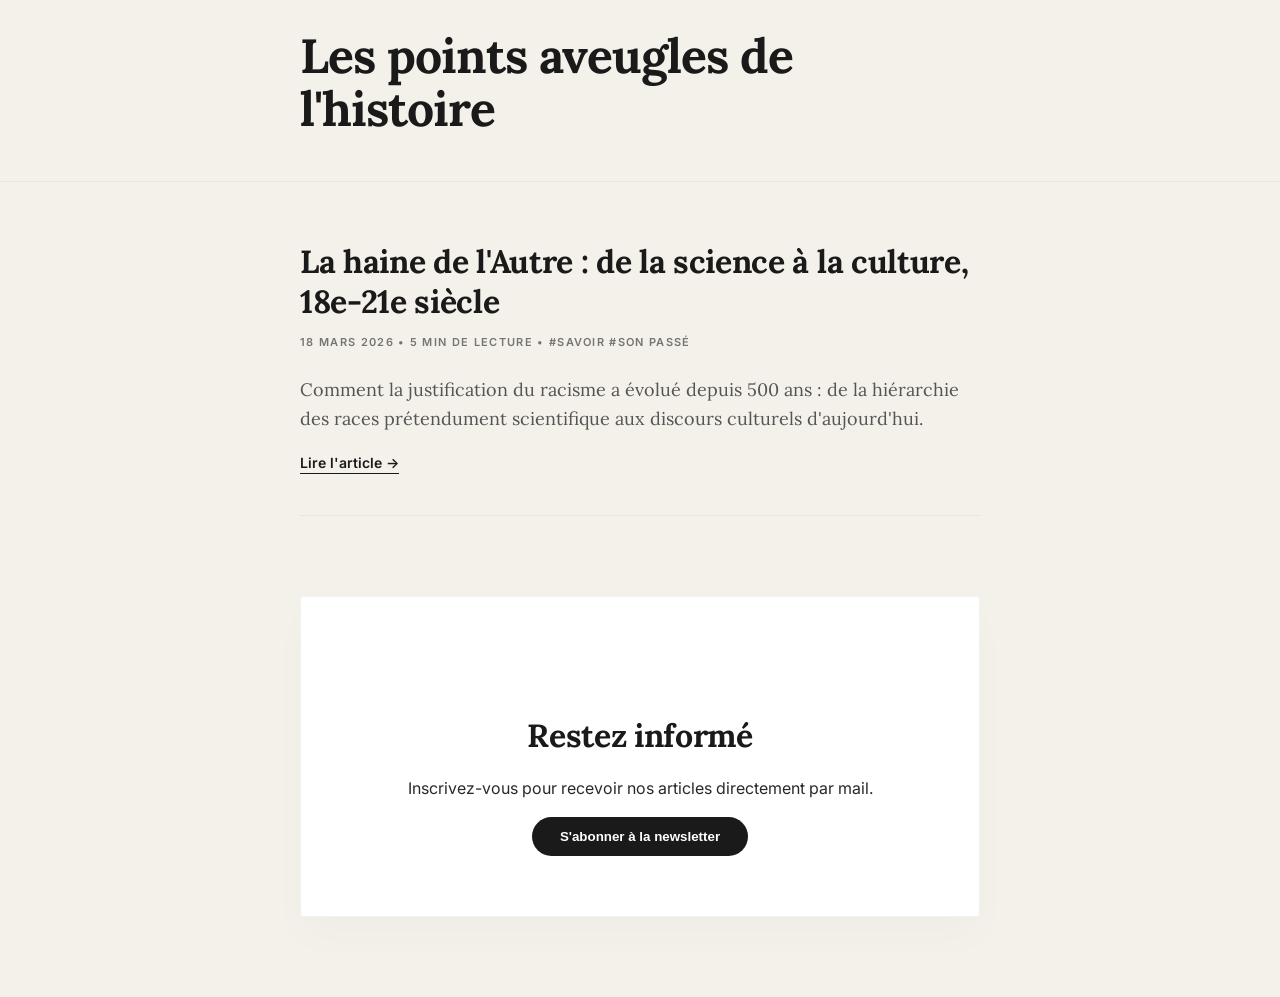
<file: index.html>
<!DOCTYPE html>
<html lang="fr">
<head>
    <meta charset="UTF-8">
    <meta name="viewport" content="width=device-width, initial-scale=1.0">
    <title>Les points aveugles de l'histoire</title>
    <link href="https://fonts.googleapis.com/css2?family=Lora:wght@400;700&family=Inter:wght@400;600&display=swap" rel="stylesheet">
    <link rel="stylesheet" href="style.css">
</head>
<body>
<header>
    <div class="container">
        <h1><a href="index.html" style="text-decoration: none; color: inherit;">Les points aveugles de l'histoire</a></h1>
    </div>
</header>
<main class="container">

    <article class="post-preview">
        <a href="article-1.html" class="post-link">
            <h2 class="post-title">La haine de l'Autre : de la science à la culture, 18e-21e siècle</h2>
        </a>
        <div class="meta">18 Mars 2026 • 5 min de lecture • #Savoir #Son passé</div>
        <p class="excerpt">Comment la justification du racisme a évolué depuis 500 ans : de la hiérarchie des races prétendument scientifique aux discours culturels d'aujourd'hui.</p>
        <a href="article-1.html" class="read-more">Lire l'article →</a>
    </article>

    <section class="newsletter">
        <h2>Restez informé</h2>
        <p>Inscrivez-vous pour recevoir nos articles directement par mail.</p>
        <a href="https://worldwebsite.substack.com/" target="_blank">
            <button>S'abonner à la newsletter</button>
        </a>
    </section>

</main>
</body>
</html>
</file>
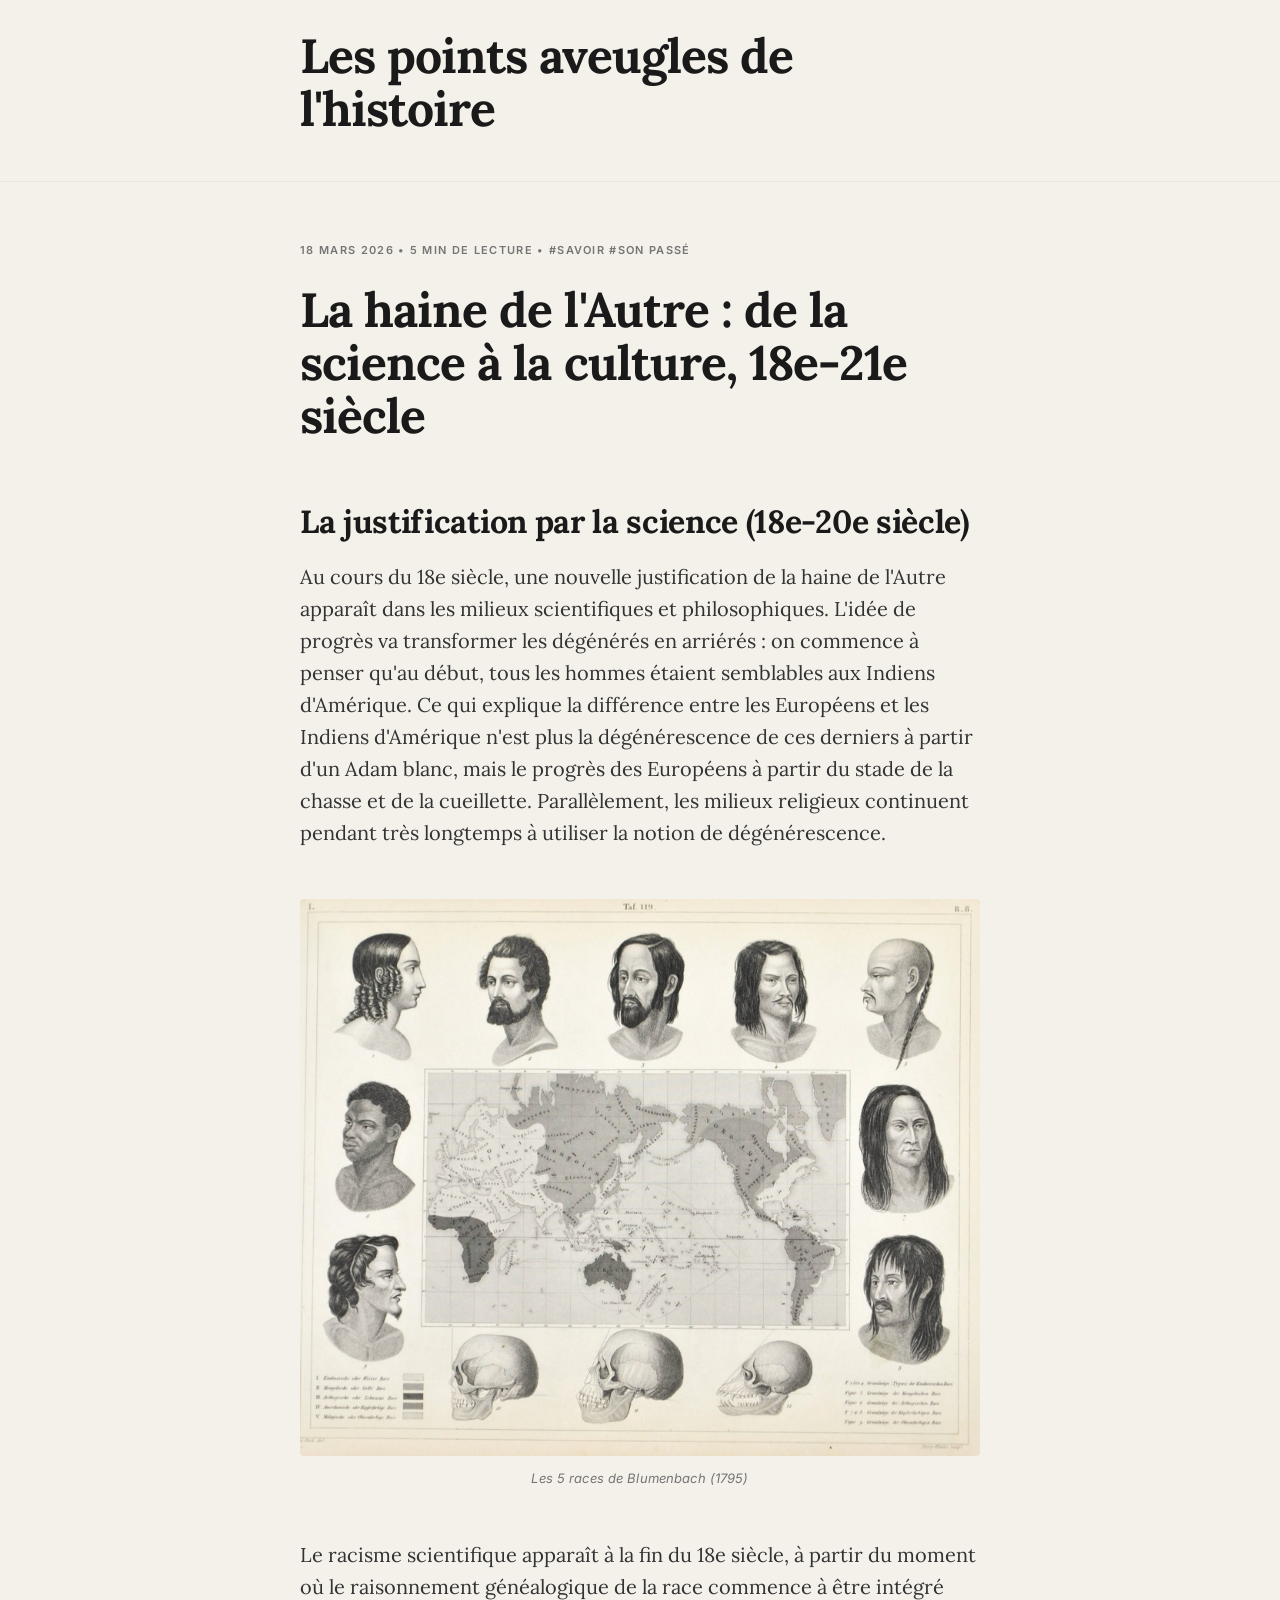
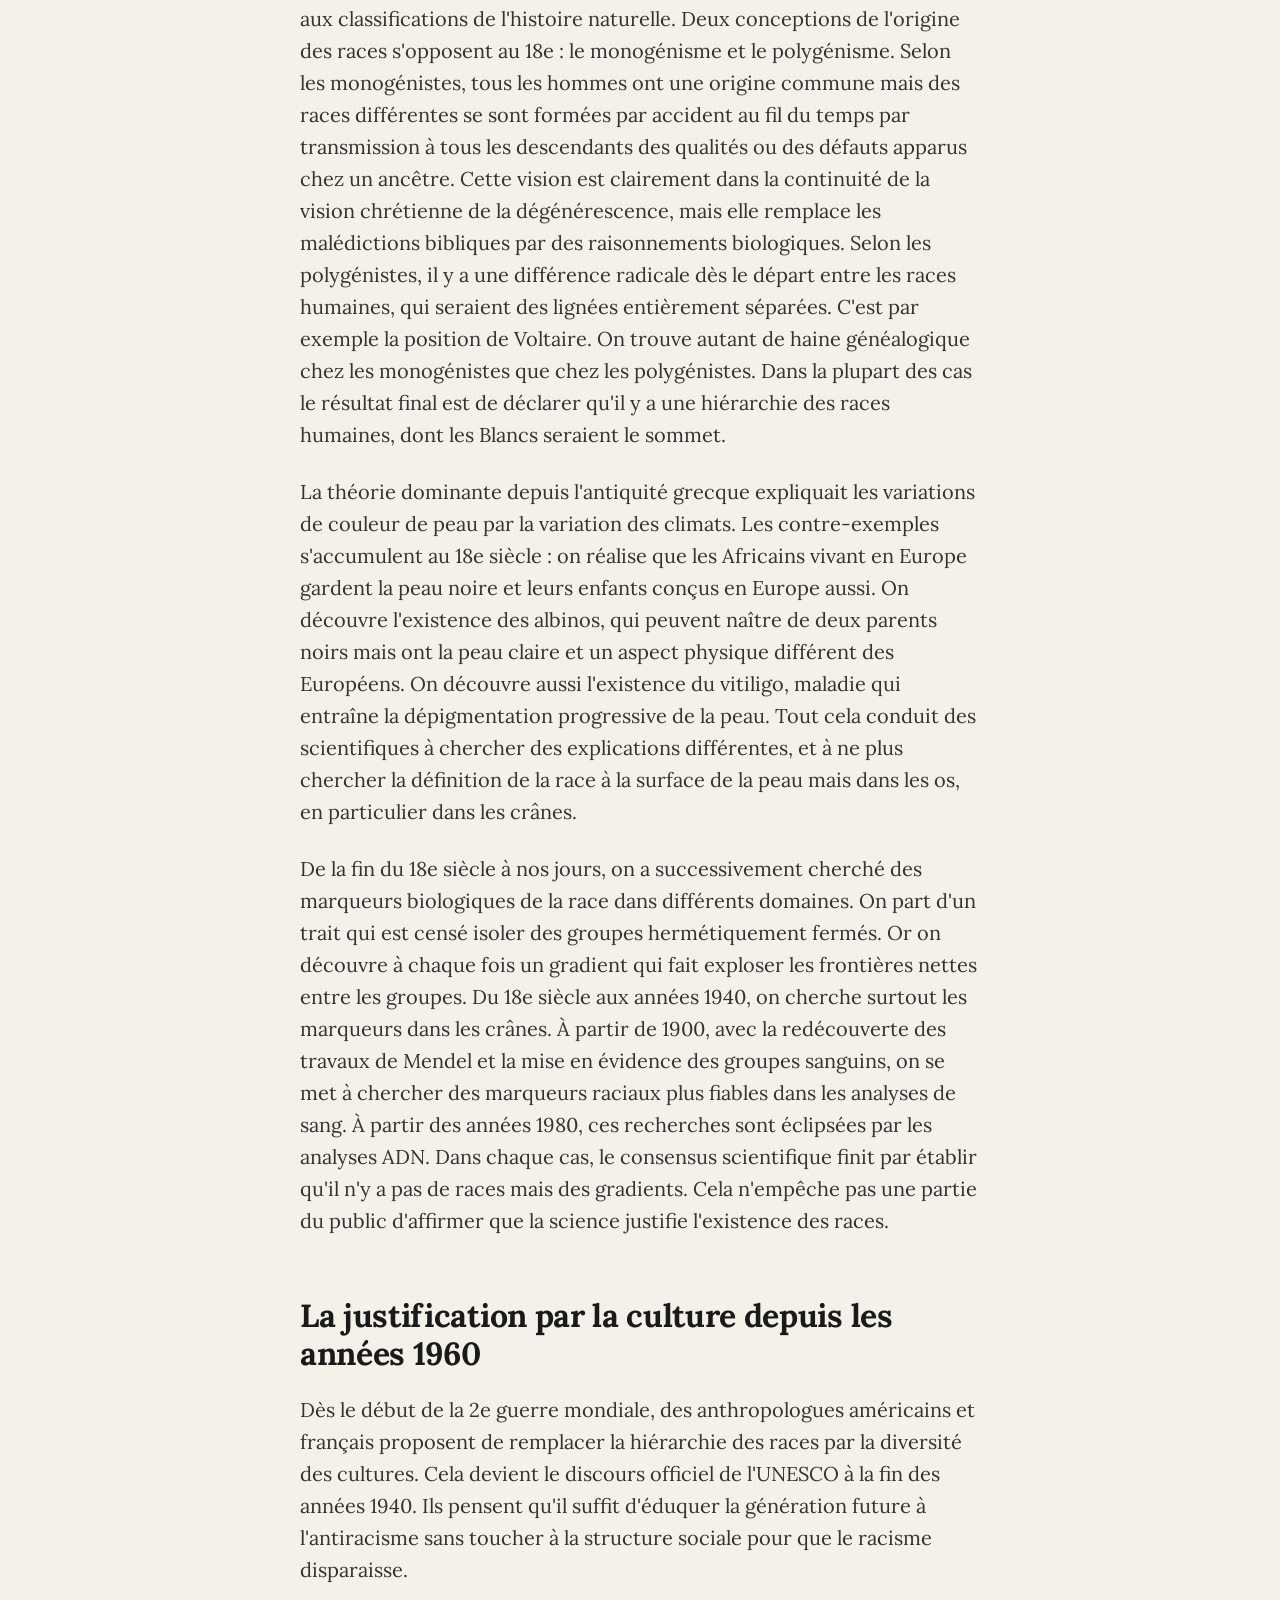
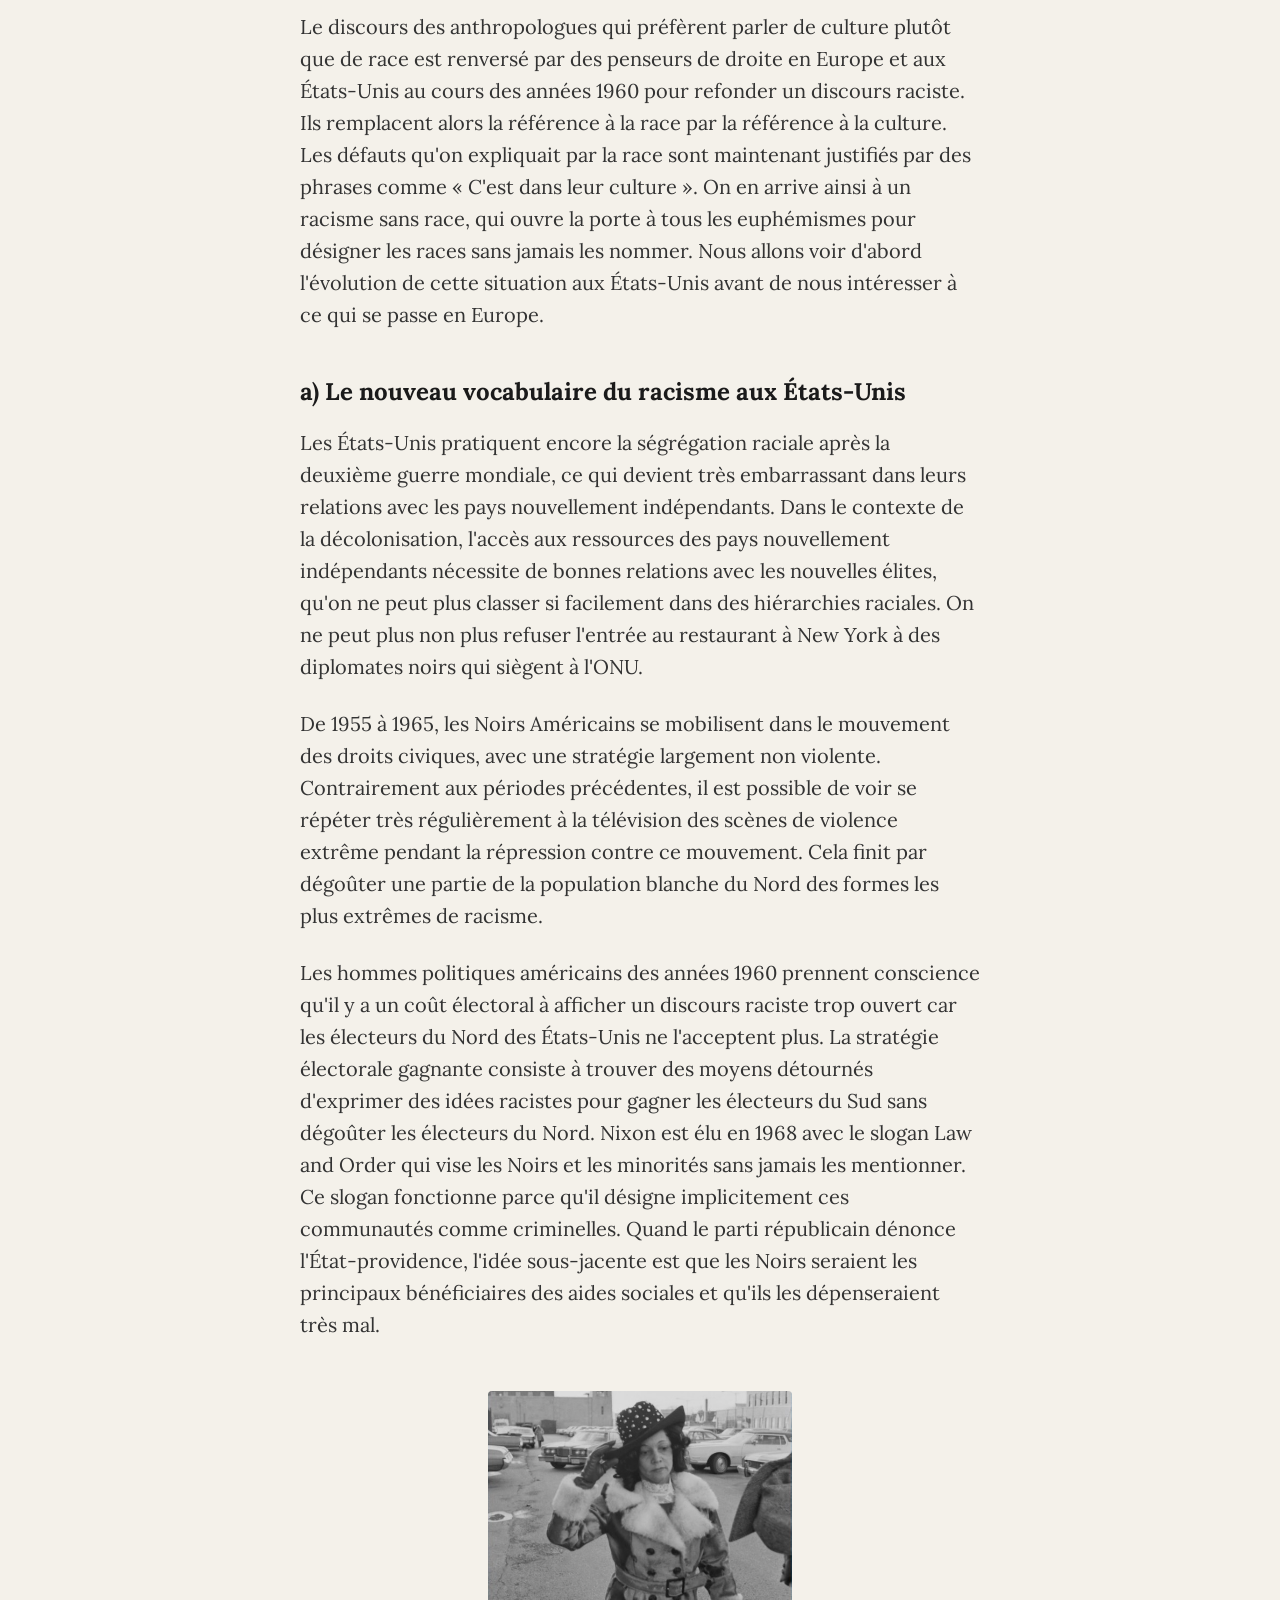
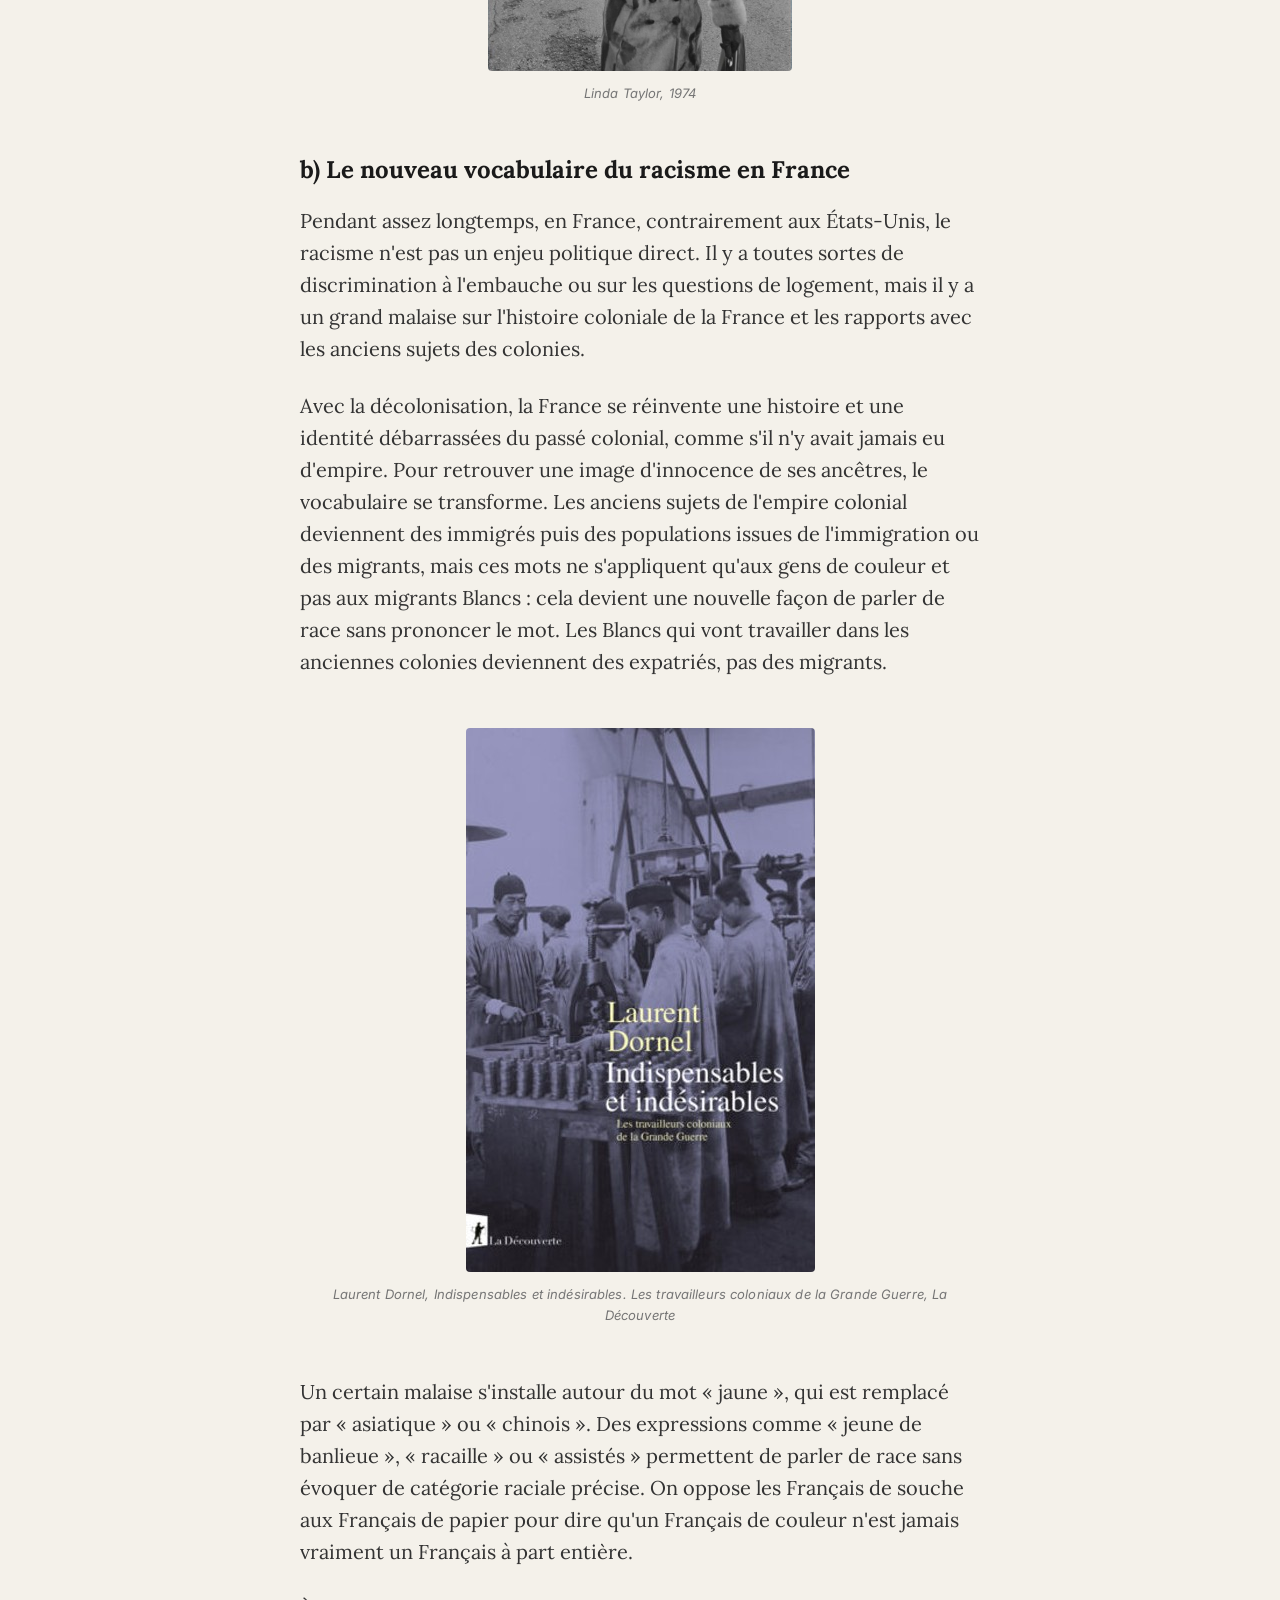
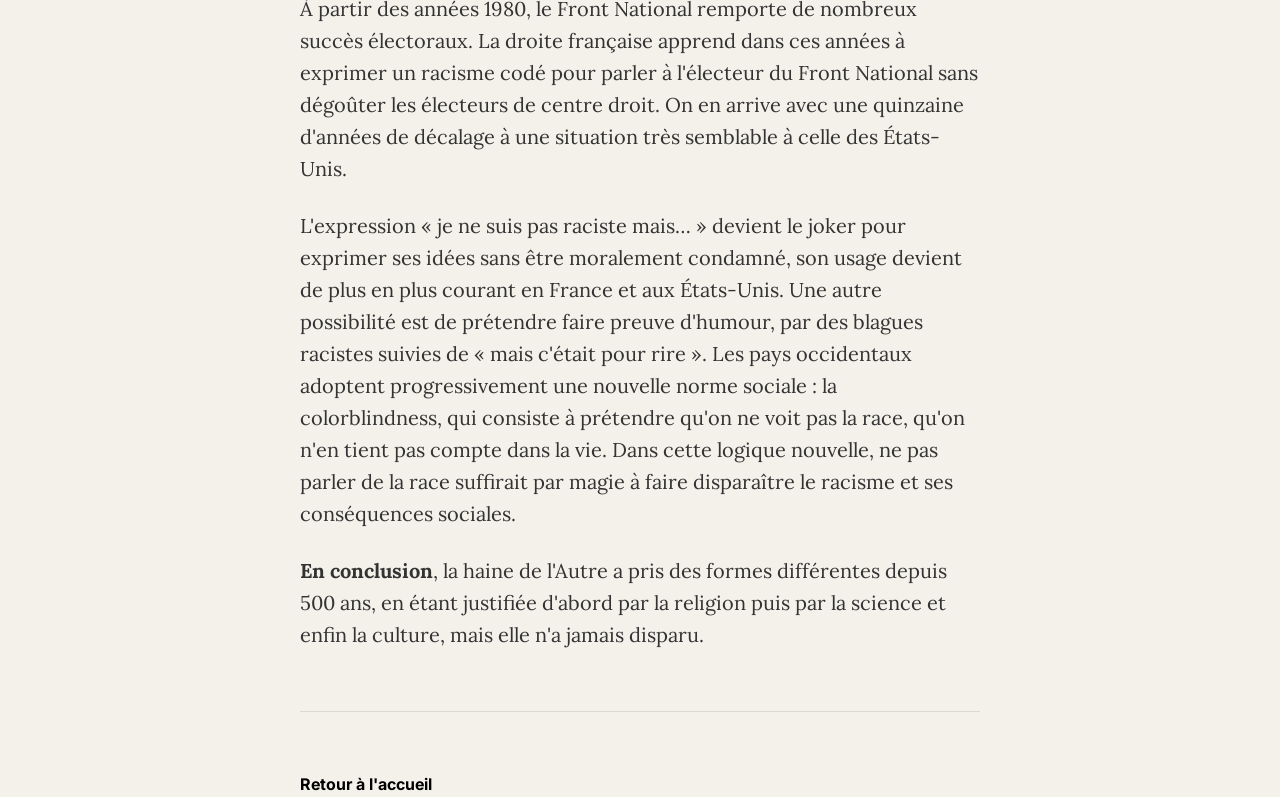
<file: article-1.html>
<!DOCTYPE html>
<html lang="fr">
<head>
    <meta charset="UTF-8">
    <meta name="viewport" content="width=device-width, initial-scale=1.0">
    <title>La haine de l'Autre : de la science à la culture | World Website</title>
    <link href="https://fonts.googleapis.com/css2?family=Lora:wght@400;700&family=Inter:wght@400;600&display=swap" rel="stylesheet">
    <link rel="stylesheet" href="style.css">
</head>
<body>
<header>
    <div class="container">
        <h1><a href="index.html" style="text-decoration: none; color: inherit;">Les points aveugles de l'histoire</a></h1>
    </div>
</header>
<main class="container">
    <article>
        <div class="meta">18 Mars 2026 • 5 min de lecture • #Savoir #Son passé</div>
        <h1>La haine de l'Autre : de la science à la culture, 18e-21e siècle</h1>

        <h2>La justification par la science (18e-20e siècle)</h2>

        <p>Au cours du 18e siècle, une nouvelle justification de la haine de l'Autre apparaît dans les milieux scientifiques et philosophiques. L'idée de progrès va transformer les dégénérés en arriérés : on commence à penser qu'au début, tous les hommes étaient semblables aux Indiens d'Amérique. Ce qui explique la différence entre les Européens et les Indiens d'Amérique n'est plus la dégénérescence de ces derniers à partir d'un Adam blanc, mais le progrès des Européens à partir du stade de la chasse et de la cueillette. Parallèlement, les milieux religieux continuent pendant très longtemps à utiliser la notion de dégénérescence.</p>

        <figure>
            <img src="Image59.jpg" alt="Planche illustrant les cinq races selon Blumenbach, 1795">
            <figcaption><em>Les 5 races de Blumenbach (1795)</em></figcaption>
        </figure>

        <p>Le racisme scientifique apparaît à la fin du 18e siècle, à partir du moment où le raisonnement généalogique de la race commence à être intégré aux classifications de l'histoire naturelle. Deux conceptions de l'origine des races s'opposent au 18e : le monogénisme et le polygénisme. Selon les monogénistes, tous les hommes ont une origine commune mais des races différentes se sont formées par accident au fil du temps par transmission à tous les descendants des qualités ou des défauts apparus chez un ancêtre. Cette vision est clairement dans la continuité de la vision chrétienne de la dégénérescence, mais elle remplace les malédictions bibliques par des raisonnements biologiques. Selon les polygénistes, il y a une différence radicale dès le départ entre les races humaines, qui seraient des lignées entièrement séparées. C'est par exemple la position de Voltaire. On trouve autant de haine généalogique chez les monogénistes que chez les polygénistes. Dans la plupart des cas le résultat final est de déclarer qu'il y a une hiérarchie des races humaines, dont les Blancs seraient le sommet.</p>

        <p>La théorie dominante depuis l'antiquité grecque expliquait les variations de couleur de peau par la variation des climats. Les contre-exemples s'accumulent au 18e siècle : on réalise que les Africains vivant en Europe gardent la peau noire et leurs enfants conçus en Europe aussi. On découvre l'existence des albinos, qui peuvent naître de deux parents noirs mais ont la peau claire et un aspect physique différent des Européens. On découvre aussi l'existence du vitiligo, maladie qui entraîne la dépigmentation progressive de la peau. Tout cela conduit des scientifiques à chercher des explications différentes, et à ne plus chercher la définition de la race à la surface de la peau mais dans les os, en particulier dans les crânes.</p>

        <p>De la fin du 18e siècle à nos jours, on a successivement cherché des marqueurs biologiques de la race dans différents domaines. On part d'un trait qui est censé isoler des groupes hermétiquement fermés. Or on découvre à chaque fois un gradient qui fait exploser les frontières nettes entre les groupes. Du 18e siècle aux années 1940, on cherche surtout les marqueurs dans les crânes. À partir de 1900, avec la redécouverte des travaux de Mendel et la mise en évidence des groupes sanguins, on se met à chercher des marqueurs raciaux plus fiables dans les analyses de sang. À partir des années 1980, ces recherches sont éclipsées par les analyses ADN. Dans chaque cas, le consensus scientifique finit par établir qu'il n'y a pas de races mais des gradients. Cela n'empêche pas une partie du public d'affirmer que la science justifie l'existence des races.</p>

        <h2>La justification par la culture depuis les années 1960</h2>

        <p>Dès le début de la 2e guerre mondiale, des anthropologues américains et français proposent de remplacer la hiérarchie des races par la diversité des cultures. Cela devient le discours officiel de l'UNESCO à la fin des années 1940. Ils pensent qu'il suffit d'éduquer la génération future à l'antiracisme sans toucher à la structure sociale pour que le racisme disparaisse.</p>

        <p>Le discours des anthropologues qui préfèrent parler de culture plutôt que de race est renversé par des penseurs de droite en Europe et aux États-Unis au cours des années 1960 pour refonder un discours raciste. Ils remplacent alors la référence à la race par la référence à la culture. Les défauts qu'on expliquait par la race sont maintenant justifiés par des phrases comme « C'est dans leur culture ». On en arrive ainsi à un racisme sans race, qui ouvre la porte à tous les euphémismes pour désigner les races sans jamais les nommer. Nous allons voir d'abord l'évolution de cette situation aux États-Unis avant de nous intéresser à ce qui se passe en Europe.</p>

        <h3>a) Le nouveau vocabulaire du racisme aux États-Unis</h3>

        <p>Les États-Unis pratiquent encore la ségrégation raciale après la deuxième guerre mondiale, ce qui devient très embarrassant dans leurs relations avec les pays nouvellement indépendants. Dans le contexte de la décolonisation, l'accès aux ressources des pays nouvellement indépendants nécessite de bonnes relations avec les nouvelles élites, qu'on ne peut plus classer si facilement dans des hiérarchies raciales. On ne peut plus non plus refuser l'entrée au restaurant à New York à des diplomates noirs qui siègent à l'ONU.</p>

        <p>De 1955 à 1965, les Noirs Américains se mobilisent dans le mouvement des droits civiques, avec une stratégie largement non violente. Contrairement aux périodes précédentes, il est possible de voir se répéter très régulièrement à la télévision des scènes de violence extrême pendant la répression contre ce mouvement. Cela finit par dégoûter une partie de la population blanche du Nord des formes les plus extrêmes de racisme.</p>

        <p>Les hommes politiques américains des années 1960 prennent conscience qu'il y a un coût électoral à afficher un discours raciste trop ouvert car les électeurs du Nord des États-Unis ne l'acceptent plus. La stratégie électorale gagnante consiste à trouver des moyens détournés d'exprimer des idées racistes pour gagner les électeurs du Sud sans dégoûter les électeurs du Nord. Nixon est élu en 1968 avec le slogan Law and Order qui vise les Noirs et les minorités sans jamais les mentionner. Ce slogan fonctionne parce qu'il désigne implicitement ces communautés comme criminelles. Quand le parti républicain dénonce l'État-providence, l'idée sous-jacente est que les Noirs seraient les principaux bénéficiaires des aides sociales et qu'ils les dépenseraient très mal.</p>

        <div class="figure-row">
            <figure>
                <img src="Image42.jpg" alt="Photographie de Linda Taylor, 1974">
                <figcaption><em>Linda Taylor, 1974</em></figcaption>
            </figure>
        </div>

        <h3>b) Le nouveau vocabulaire du racisme en France</h3>

        <p>Pendant assez longtemps, en France, contrairement aux États-Unis, le racisme n'est pas un enjeu politique direct. Il y a toutes sortes de discrimination à l'embauche ou sur les questions de logement, mais il y a un grand malaise sur l'histoire coloniale de la France et les rapports avec les anciens sujets des colonies.</p>

        <p>Avec la décolonisation, la France se réinvente une histoire et une identité débarrassées du passé colonial, comme s'il n'y avait jamais eu d'empire. Pour retrouver une image d'innocence de ses ancêtres, le vocabulaire se transforme. Les anciens sujets de l'empire colonial deviennent des immigrés puis des populations issues de l'immigration ou des migrants, mais ces mots ne s'appliquent qu'aux gens de couleur et pas aux migrants Blancs : cela devient une nouvelle façon de parler de race sans prononcer le mot. Les Blancs qui vont travailler dans les anciennes colonies deviennent des expatriés, pas des migrants.</p>

        <figure>
            <img src="Image53.jpg" alt="Couverture du livre « Indispensables et indésirables » de Laurent Dornel, sur les travailleurs coloniaux de la Grande Guerre">
            <figcaption><em>Laurent Dornel, <em>Indispensables et indésirables. Les travailleurs coloniaux de la Grande Guerre</em>, La Découverte</em></figcaption>
        </figure>

        <p>Un certain malaise s'installe autour du mot « jaune », qui est remplacé par « asiatique » ou « chinois ». Des expressions comme « jeune de banlieue », « racaille » ou « assistés » permettent de parler de race sans évoquer de catégorie raciale précise. On oppose les Français de souche aux Français de papier pour dire qu'un Français de couleur n'est jamais vraiment un Français à part entière.</p>

        <p>À partir des années 1980, le Front National remporte de nombreux succès électoraux. La droite française apprend dans ces années à exprimer un racisme codé pour parler à l'électeur du Front National sans dégoûter les électeurs de centre droit. On en arrive avec une quinzaine d'années de décalage à une situation très semblable à celle des États-Unis.</p>

        <p>L'expression « je ne suis pas raciste mais… » devient le joker pour exprimer ses idées sans être moralement condamné, son usage devient de plus en plus courant en France et aux États-Unis. Une autre possibilité est de prétendre faire preuve d'humour, par des blagues racistes suivies de « mais c'était pour rire ». Les pays occidentaux adoptent progressivement une nouvelle norme sociale : la colorblindness, qui consiste à prétendre qu'on ne voit pas la race, qu'on n'en tient pas compte dans la vie. Dans cette logique nouvelle, ne pas parler de la race suffirait par magie à faire disparaître le racisme et ses conséquences sociales.</p>

        <p><strong>En conclusion</strong>, la haine de l'Autre a pris des formes différentes depuis 500 ans, en étant justifiée d'abord par la religion puis par la science et enfin la culture, mais elle n'a jamais disparu.</p>

    </article>
    <hr>
    <a href="index.html" style="text-decoration: none; color: black; font-weight: bold;">Retour à l'accueil</a>
</main>
</body>
</html>
</file>
<file: style.css>
/* 1. Variables globales */
:root { 
    --main-color: #1a1a1a; 
    --text-color: #292929; 
    --gray: #757575; 
    --bg-color: #f4f1ea; /* Ton beige pastel historique */
}
/* 2. Base de la page */
body { 
    font-family: 'Inter', sans-serif; 
    color: var(--text-color); 
    background-color: var(--bg-color); 
    margin: 0; 
    line-height: 1.6; 
    -webkit-font-smoothing: antialiased; /* Rend la police plus fine sur Mac/iOS */
}
.container { 
    max-width: 680px; 
    margin: 0 auto; 
    padding: 0 20px; 
}
/* 3. Header & Navigation */
header { 
    padding: 30px 0; 
    border-bottom: 1px solid rgba(0,0,0,0.05); 
    margin-bottom: 60px; 
}
.logo { 
    font-family: 'Inter', sans-serif;
    font-weight: 800; 
    text-transform: lowercase; 
    letter-spacing: -1px;
    text-decoration: none;
    color: var(--main-color);
    font-size: 22px;
}
/* 4. Typographie des articles */
h1 { 
    font-family: 'Lora', serif; 
    font-size: 48px; 
    letter-spacing: -0.02em; 
    line-height: 1.1;
    margin-top: 0;
    margin-bottom: 15px;
    color: var(--main-color);
}
.meta { 
    text-transform: uppercase; 
    letter-spacing: 0.12em; 
    font-size: 11px; 
    font-weight: 600;
    color: var(--gray);
    margin-bottom: 25px;
}
.post-content p {
    font-family: 'Lora', serif;
    font-size: 20px;
    margin-bottom: 25px;
    color: #333;
}
/* 5. Éléments interactifs & Newsletter */
.newsletter { 
    background: #ffffff; 
    padding: 60px; 
    border-radius: 4px; 
    margin: 80px 0; 
    border: 1px solid rgba(0,0,0,0.05);
    box-shadow: 0 20px 40px rgba(0,0,0,0.02);
    text-align: center;
}
input[type="email"] { 
    padding: 12px 15px; 
    width: 60%; 
    border: 1px solid #ddd; 
    border-radius: 4px; 
    margin-bottom: 10px;
    font-family: 'Inter', sans-serif;
}
button { 
    background: var(--main-color); 
    color: white;
    padding: 12px 28px; 
    border-radius: 25px; 
    font-weight: 600;
    border: none;
    cursor: pointer;
    transition: all 0.2s ease;
}
button:hover {
    background: #000;
    transform: scale(1.05); /* Petit effet de zoom au survol */
}
hr {
    border: 0;
    border-top: 1px solid rgba(0,0,0,0.1);
    margin: 60px 0;
}

/* 6. Figures et images d'article */
figure {
    margin: 50px 0;
    text-align: center;
}
figure img {
    max-width: 100%;
    height: auto;
    border-radius: 4px;
    display: block;
    margin: 0 auto;
}
figcaption {
    font-family: 'Inter', sans-serif;
    font-size: 13px;
    color: var(--gray);
    margin-top: 12px;
    font-style: italic;
    letter-spacing: 0.01em;
}

/* 7. Titres de section dans l'article */
h2 {
    font-family: 'Lora', serif;
    font-size: 32px;
    letter-spacing: -0.01em;
    line-height: 1.2;
    margin-top: 60px;
    margin-bottom: 20px;
    color: var(--main-color);
}
h3 {
    font-family: 'Lora', serif;
    font-size: 24px;
    line-height: 1.3;
    margin-top: 45px;
    margin-bottom: 18px;
    color: var(--main-color);
}

/* 8. Paragraphes de l'article (hors .post-content) */
article p {
    font-family: 'Lora', serif;
    font-size: 20px;
    margin-bottom: 25px;
    color: #333;
}
article .excerpt {
    font-family: 'Inter', sans-serif;
    font-size: 16px;
    color: var(--gray);
    margin-bottom: 25px;
}

/* 9. Responsive - Mobile */
@media (max-width: 600px) {
    h1 {
        font-size: 32px;
    }
    h2 {
        font-size: 24px;
        margin-top: 40px;
    }
    h3 {
        font-size: 20px;
        margin-top: 32px;
    }
    article p,
    .post-content p {
        font-size: 17px;
    }
    .container {
        padding: 0 16px;
    }
    .newsletter {
        padding: 30px 20px;
        margin: 50px 0;
    }
    input[type="email"] {
        width: 100%;
        box-sizing: border-box;
    }
    figure {
        margin: 35px 0;
    }
    figcaption {
        font-size: 12px;
        padding: 0 8px;
    }
    .figure-row {
        flex-direction: column;
    }
}

/* 10. Figures côte à côte */
.figure-row {
    display: flex;
    gap: 20px;
    margin: 50px 0;
    flex-wrap: wrap;
}
.figure-row figure {
    flex: 1;
    min-width: 200px;
    margin: 0;
}
.figure-row img {
    max-height: 280px;
    width: auto;
    margin: 0 auto;
}
/* 11. Aperçu d'article (page d'accueil) */
.post-preview {
    margin-bottom: 50px;
    padding-bottom: 40px;
    border-bottom: 1px solid rgba(0,0,0,0.05);
}
.post-link {
    text-decoration: none;
    color: inherit;
}
.post-title {
    font-family: 'Lora', serif;
    font-size: 32px;
    line-height: 1.25;
    margin-bottom: 12px;
    color: var(--main-color);
    transition: color 0.2s ease;
}
.post-link:hover .post-title {
    color: var(--gray);
}
.post-preview .excerpt {
    font-family: 'Lora', serif;
    font-size: 18px;
    color: #555;
    margin-bottom: 16px;
}
.read-more {
    font-family: 'Inter', sans-serif;
    font-size: 14px;
    font-weight: 600;
    color: var(--main-color);
    text-decoration: none;
    border-bottom: 1px solid var(--main-color);
    padding-bottom: 2px;
}
.read-more:hover {
    color: var(--gray);
    border-color: var(--gray);
}
</file>
